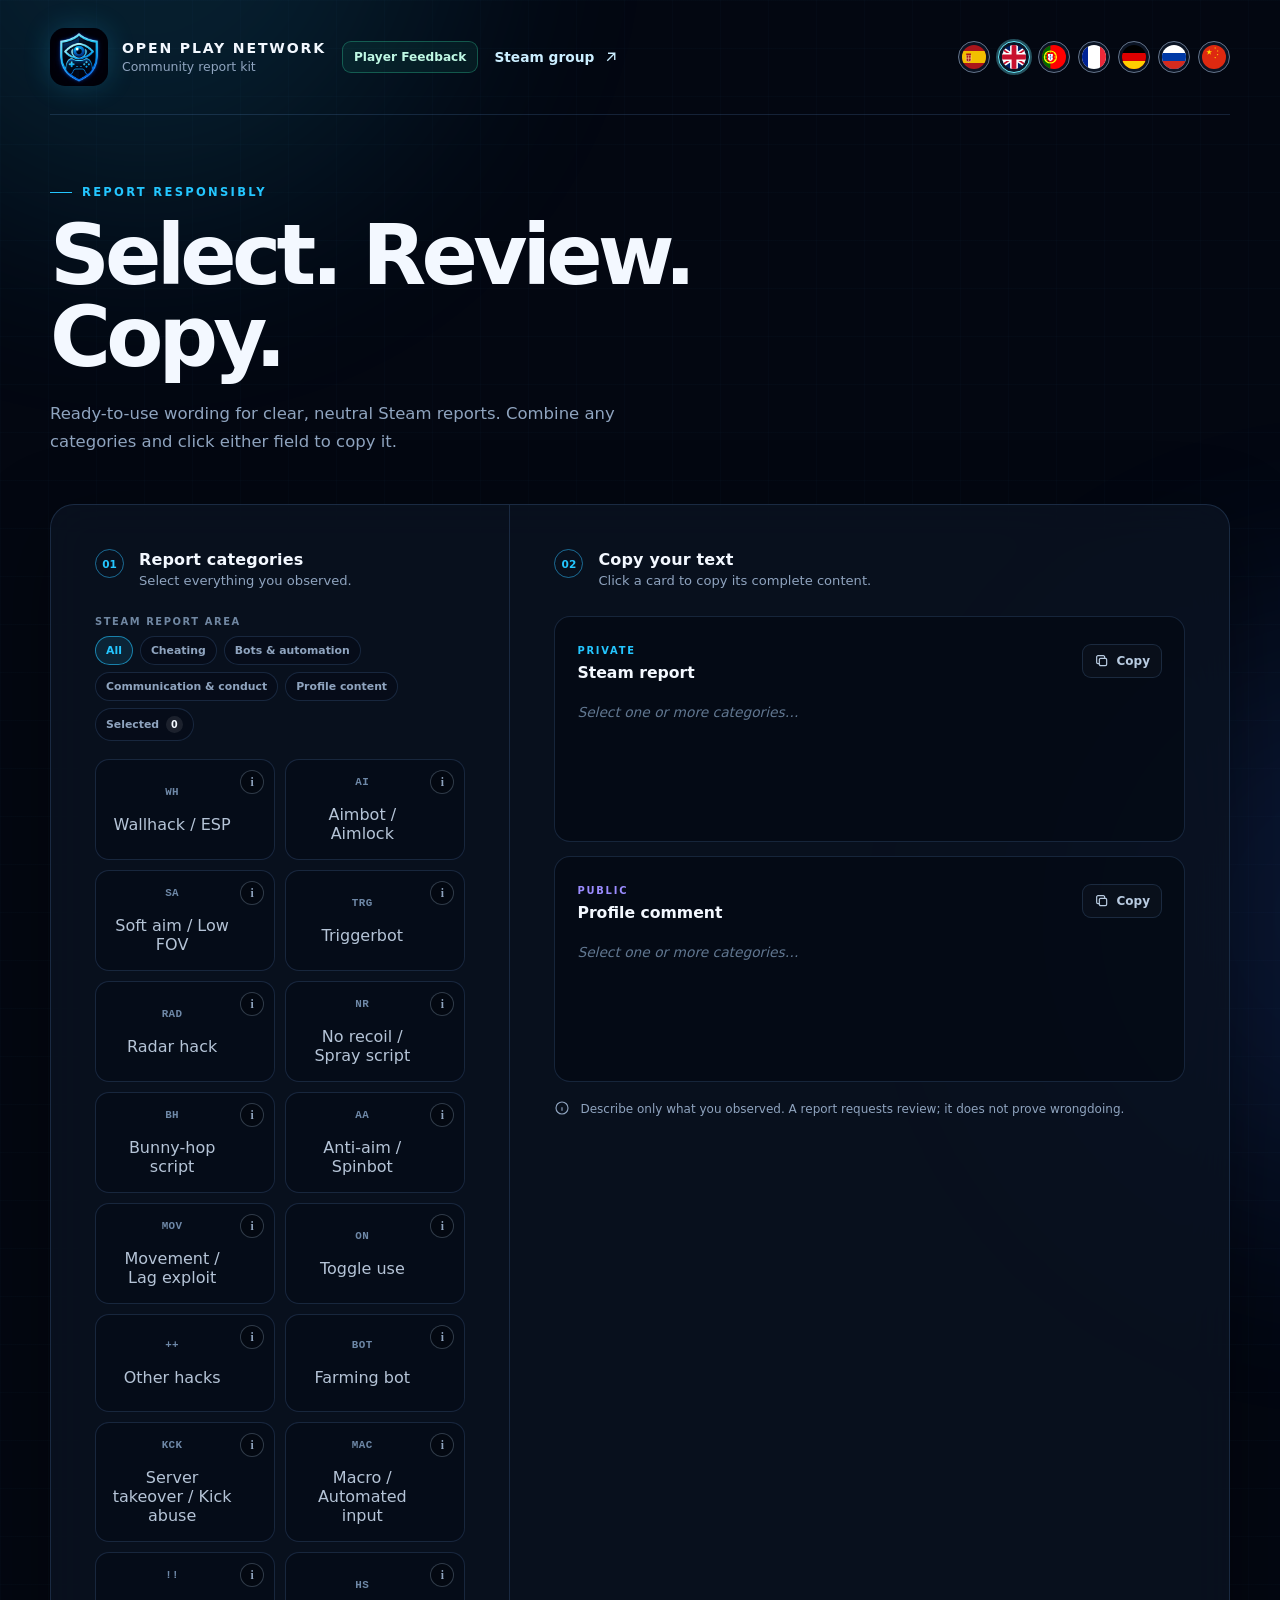
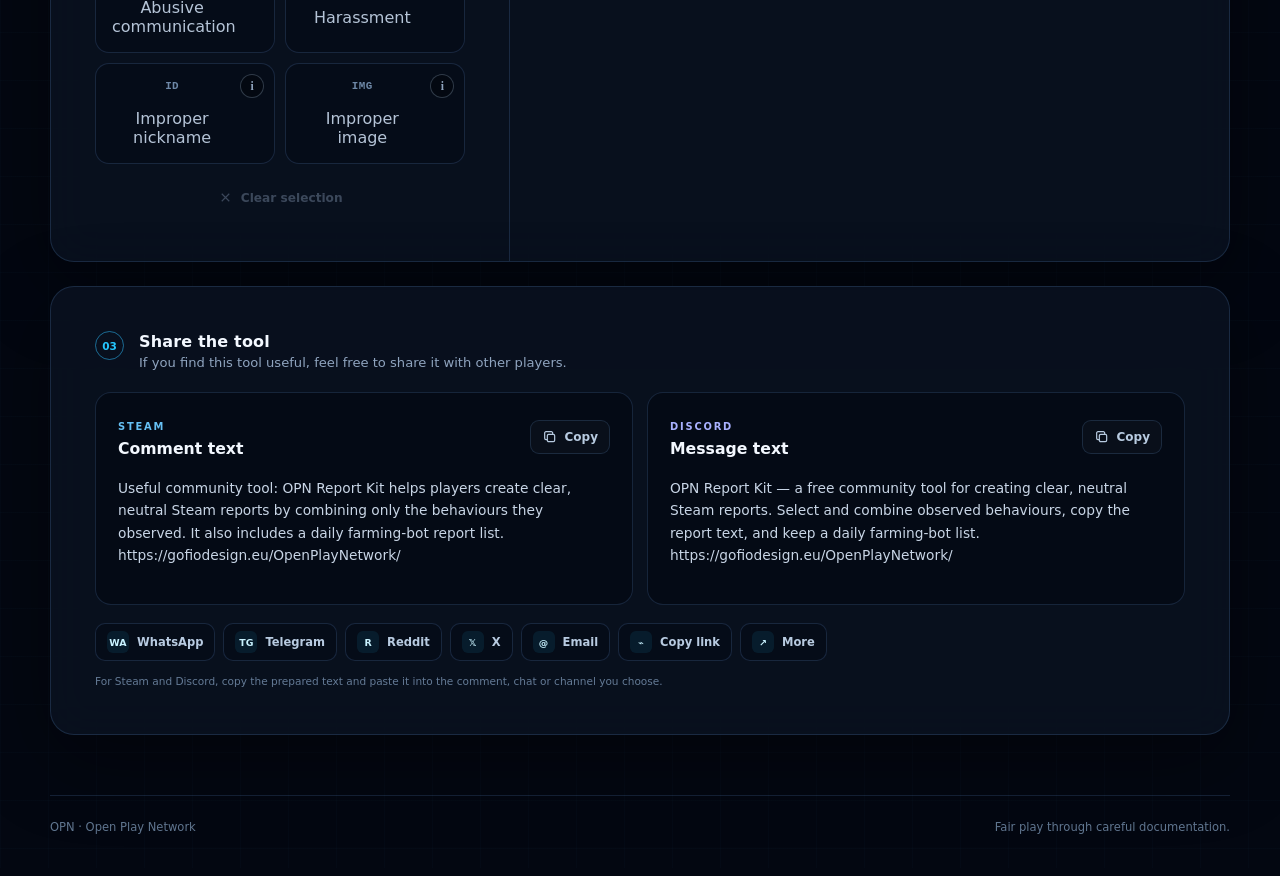
<file: index.html>
<!doctype html>
<html lang="en">
  <head>
    <meta charset="UTF-8" />
    <meta name="viewport" content="width=device-width, initial-scale=1.0" />
    <meta
      name="description"
      content="Open Play Network standard report templates for Steam community reports."
    />
    <meta name="theme-color" content="#030711" />
    <meta property="og:title" content="OPN Report Kit" />
    <meta property="og:description" content="Create clear, neutral Steam reports and combine every behaviour you observed." />
    <meta property="og:type" content="website" />
    <meta property="og:url" content="https://gofiodesign.eu/OpenPlayNetwork/" />
    <meta property="og:image" content="https://gofiodesign.eu/OpenPlayNetwork/assets/opn-logo.png" />
    <meta name="twitter:card" content="summary" />
    <link rel="canonical" href="https://gofiodesign.eu/OpenPlayNetwork/" />
    <link rel="icon" href="assets/opn-logo.png" type="image/png" />
    <link rel="stylesheet" href="styles.css?v=20261124.1" />
    <title>OPN Report Kit</title>
  </head>
  <body>
    <div class="ambient ambient-one" aria-hidden="true"></div>
    <div class="ambient ambient-two" aria-hidden="true"></div>

    <header class="site-header">
      <a class="brand" href="https://steamcommunity.com/groups/OpenPlayNetwork" target="_blank" rel="noreferrer">
        <img src="assets/opn-logo.png" alt="Open Play Network logo" />
        <span>
          <strong>OPEN PLAY NETWORK</strong>
          <small>Community report kit</small>
        </span>
      </a>
      <nav class="header-actions" aria-label="Open Play Network tools">
        <a class="tool-link" href="kudos/">Player Feedback</a>
        <a class="group-link" href="https://steamcommunity.com/groups/OpenPlayNetwork" target="_blank" rel="noreferrer">
          Steam group
          <svg aria-hidden="true" viewBox="0 0 24 24"><path d="M7 17 17 7M8 7h9v9" /></svg>
        </a>
      </nav>
    </header>

    <main>
      <section class="intro" aria-labelledby="page-title">
        <p class="eyebrow"><span></span> REPORT RESPONSIBLY</p>
        <h1 id="page-title">Select. Review. Copy.</h1>
        <p>
          Ready-to-use wording for clear, neutral Steam reports. Combine any categories and click either field to copy it.
        </p>
      </section>

      <section class="report-tool" aria-label="Report template generator">
        <div class="category-panel">
          <div class="section-heading">
            <span class="step">01</span>
            <div>
              <h2>Report categories</h2>
              <p>Select everything you observed.</p>
            </div>
          </div>

          <div class="filter-block">
            <span class="filter-label">Steam report area</span>
            <div class="filter-bar" role="group" aria-label="Filter report categories">
              <button class="filter-chip active" type="button" data-filter="all" aria-pressed="true">All</button>
              <button class="filter-chip" type="button" data-filter="cheating" aria-pressed="false">Cheating</button>
              <button class="filter-chip" type="button" data-filter="automation" aria-pressed="false">Bots &amp; automation</button>
              <button class="filter-chip" type="button" data-filter="conduct" aria-pressed="false">Communication &amp; conduct</button>
              <button class="filter-chip" type="button" data-filter="profile" aria-pressed="false">Profile content</button>
              <button class="filter-chip selected-filter" type="button" data-filter="selected" aria-pressed="false">
                Selected <span id="selectedCount">0</span>
              </button>
            </div>
          </div>

          <div class="category-grid" role="group" aria-label="Report categories">
            <button class="category" type="button" aria-pressed="false" data-category="wallhack" data-area="cheating">
              <span class="category-icon">WH</span><span>Wallhack / ESP</span>
            </button>
            <button class="category" type="button" aria-pressed="false" data-category="aimhack" data-area="cheating">
              <span class="category-icon">AI</span><span>Aimbot / Aimlock</span>
            </button>
            <button class="category" type="button" aria-pressed="false" data-category="softAim" data-area="cheating">
              <span class="category-icon">SA</span><span>Soft aim / Low FOV</span>
            </button>
            <button class="category" type="button" aria-pressed="false" data-category="triggerbot" data-area="cheating">
              <span class="category-icon">TRG</span><span>Triggerbot</span>
            </button>
            <button class="category" type="button" aria-pressed="false" data-category="radarHack" data-area="cheating">
              <span class="category-icon">RAD</span><span>Radar hack</span>
            </button>
            <button class="category" type="button" aria-pressed="false" data-category="noRecoil" data-area="cheating">
              <span class="category-icon">NR</span><span>No recoil / Spray script</span>
            </button>
            <button class="category" type="button" aria-pressed="false" data-category="bhopScript" data-area="cheating">
              <span class="category-icon">BH</span><span>Bunny-hop script</span>
            </button>
            <button class="category" type="button" aria-pressed="false" data-category="antiAim" data-area="cheating">
              <span class="category-icon">AA</span><span>Anti-aim / Spinbot</span>
            </button>
            <button class="category" type="button" aria-pressed="false" data-category="movementExploit" data-area="cheating">
              <span class="category-icon">MOV</span><span>Movement / Lag exploit</span>
            </button>
            <button class="category" type="button" aria-pressed="false" data-category="toggling" data-area="cheating">
              <span class="category-icon">ON</span><span>Toggle use</span>
            </button>
            <button class="category" type="button" aria-pressed="false" data-category="otherHacks" data-area="cheating">
              <span class="category-icon">++</span><span>Other hacks</span>
            </button>
            <button class="category" type="button" aria-pressed="false" data-category="farmingBot" data-area="automation">
              <span class="category-icon">BOT</span><span>Farming bot</span>
            </button>
            <button class="category" type="button" aria-pressed="false" data-category="botServerTakeover" data-area="automation">
              <span class="category-icon">KCK</span><span>Server takeover / Kick abuse</span>
            </button>
            <button class="category" type="button" aria-pressed="false" data-category="macroAutomation" data-area="automation">
              <span class="category-icon">MAC</span><span>Macro / Automated input</span>
            </button>
            <button class="category" type="button" aria-pressed="false" data-category="abusiveCommunication" data-area="conduct">
              <span class="category-icon">!!</span><span>Abusive communication</span>
            </button>
            <button class="category" type="button" aria-pressed="false" data-category="harassment" data-area="conduct">
              <span class="category-icon">HS</span><span>Harassment</span>
            </button>
            <button class="category" type="button" aria-pressed="false" data-category="improperNickname" data-area="profile">
              <span class="category-icon">ID</span><span>Improper nickname</span>
            </button>
            <button class="category" type="button" aria-pressed="false" data-category="improperImage" data-area="profile">
              <span class="category-icon">IMG</span><span>Improper image</span>
            </button>
          </div>
          <button class="clear-button" id="clearSelection" type="button">
            <svg aria-hidden="true" viewBox="0 0 24 24"><path d="m6 6 12 12M18 6 6 18" /></svg>
            Clear selection
          </button>
        </div>

        <div class="copy-panel">
          <div class="section-heading">
            <span class="step">02</span>
            <div>
              <h2>Copy your text</h2>
              <p>Click a card to copy its complete content.</p>
            </div>
          </div>

          <article class="copy-card" data-copy-target="reportText" tabindex="0" role="button" aria-label="Copy Steam report">
            <div class="card-header">
              <div>
                <span class="card-kicker">PRIVATE</span>
                <h3>Steam report</h3>
              </div>
              <button class="copy-button" type="button" data-copy-button="reportText" aria-label="Copy Steam report">
                <svg aria-hidden="true" viewBox="0 0 24 24"><rect x="8" y="8" width="11" height="11" rx="2" /><path d="M16 8V6a2 2 0 0 0-2-2H6a2 2 0 0 0-2 2v8a2 2 0 0 0 2 2h2" /></svg>
                <span>Copy</span>
              </button>
            </div>
            <textarea id="reportText" readonly aria-label="Steam report text" placeholder="Select one or more categories…"></textarea>
          </article>

          <article class="copy-card" data-copy-target="commentText" tabindex="0" role="button" aria-label="Copy public comment">
            <div class="card-header">
              <div>
                <span class="card-kicker public">PUBLIC</span>
                <h3>Profile comment</h3>
              </div>
              <button class="copy-button" type="button" data-copy-button="commentText" aria-label="Copy public comment">
                <svg aria-hidden="true" viewBox="0 0 24 24"><rect x="8" y="8" width="11" height="11" rx="2" /><path d="M16 8V6a2 2 0 0 0-2-2H6a2 2 0 0 0-2 2v8a2 2 0 0 0 2 2h2" /></svg>
                <span>Copy</span>
              </button>
            </div>
            <textarea id="commentText" readonly aria-label="Profile comment text" placeholder="Select one or more categories…"></textarea>
          </article>

          <aside class="bot-route" id="botRoute" hidden>
            <span class="bot-route-kicker">FARMING BOT ROUTE</span>
            <strong>Copy the email details for Valve</strong>

            <label for="botEmailRecipient">Recipient</label>
            <div class="bot-field-row">
              <input id="botEmailRecipient" type="text" value="cs2team@valvesoftware.com" readonly />
              <button class="bot-inline-copy" type="button" data-bot-copy="botEmailRecipient">Copy</button>
            </div>

            <label for="botEmailSubject">Subject</label>
            <div class="bot-field-row">
              <input id="botEmailSubject" type="text" value="boosting report" readonly />
              <button class="bot-inline-copy" type="button" data-bot-copy="botEmailSubject">Copy</button>
            </div>

            <label for="botProfileUrl">Steam profile URL</label>
            <div class="bot-field-row bot-profile-row">
              <input
                id="botProfileUrl"
                type="url"
                inputmode="url"
                autocomplete="off"
                spellcheck="false"
                placeholder="https://steamcommunity.com/profiles/…"
              />
              <button class="bot-inline-copy bot-add-button" id="addBotToDailyList" type="button" disabled>Add to today</button>
            </div>

            <span class="bot-url-status" id="botUrlStatus" role="status" aria-live="polite">
              Paste a Steam profile URL to add it to today's list.
            </span>

            <div class="bot-daily-header">
              <div>
                <span>Today's list</span>
                <strong id="botDailyCount">0 profiles</strong>
              </div>
              <button id="clearBotDailyList" type="button" disabled>Clear sent list</button>
            </div>
            <div class="bot-daily-list" id="botDailyList"></div>
            <p class="bot-daily-empty" id="botDailyEmpty">No profiles saved today.</p>

            <label for="botEmailBody">Daily email body</label>
            <textarea class="bot-email-body" id="botEmailBody" readonly placeholder="Add profiles to today's list to prepare one consolidated email."></textarea>
            <button class="bot-email-button" id="copyBotEmail" type="button" data-bot-copy="botEmailBody" disabled>
              <svg aria-hidden="true" viewBox="0 0 24 24"><rect x="8" y="8" width="11" height="11" rx="2" /><path d="M16 8V6a2 2 0 0 0-2-2H6a2 2 0 0 0-2 2v8a2 2 0 0 0 2 2h2" /></svg>
              Copy email body
            </button>
            <small>At the end of the day, copy the recipient, subject and body and paste them into your email outside the Steam browser.</small>
            <small>Each entry includes the categories selected when it was added. Duplicate URLs are merged.</small>
            <small>Today's list is stored only in this browser on this device. Clear it after sending.</small>
          </aside>

          <p class="guidance">
            <svg aria-hidden="true" viewBox="0 0 24 24"><circle cx="12" cy="12" r="9" /><path d="M12 11v5M12 8h.01" /></svg>
            Describe only what you observed. A report requests review; it does not prove wrongdoing.
          </p>
        </div>
      </section>

      <section class="share-section" aria-labelledby="share-title">
        <div class="section-heading share-heading">
          <span class="step">03</span>
          <div>
            <h2 id="share-title">Share the tool</h2>
            <p>If you find this tool useful, feel free to share it with other players.</p>
          </div>
        </div>

        <div class="share-message-grid">
          <article class="copy-card share-copy-card" data-copy-target="steamShareText" tabindex="0" role="button" aria-label="Copy text for a Steam comment">
            <div class="card-header">
              <div>
                <span class="card-kicker steam">STEAM</span>
                <h3>Comment text</h3>
              </div>
              <button class="copy-button" type="button" data-copy-button="steamShareText" aria-label="Copy Steam comment text">
                <svg aria-hidden="true" viewBox="0 0 24 24"><rect x="8" y="8" width="11" height="11" rx="2" /><path d="M16 8V6a2 2 0 0 0-2-2H6a2 2 0 0 0-2 2v8a2 2 0 0 0 2 2h2" /></svg>
                <span>Copy</span>
              </button>
            </div>
            <textarea id="steamShareText" readonly aria-label="Text to share in a Steam comment"></textarea>
          </article>

          <article class="copy-card share-copy-card" data-copy-target="discordShareText" tabindex="0" role="button" aria-label="Copy text for Discord">
            <div class="card-header">
              <div>
                <span class="card-kicker discord">DISCORD</span>
                <h3>Message text</h3>
              </div>
              <button class="copy-button" type="button" data-copy-button="discordShareText" aria-label="Copy Discord message text">
                <svg aria-hidden="true" viewBox="0 0 24 24"><rect x="8" y="8" width="11" height="11" rx="2" /><path d="M16 8V6a2 2 0 0 0-2-2H6a2 2 0 0 0-2 2v8a2 2 0 0 0 2 2h2" /></svg>
                <span>Copy</span>
              </button>
            </div>
            <textarea id="discordShareText" readonly aria-label="Text to share on Discord"></textarea>
          </article>
        </div>

        <div class="share-actions" aria-label="Other ways to share">
          <a class="share-action" data-share-link="whatsapp" target="_blank" rel="noreferrer"><span>WA</span>WhatsApp</a>
          <a class="share-action" data-share-link="telegram" target="_blank" rel="noreferrer"><span>TG</span>Telegram</a>
          <a class="share-action" data-share-link="reddit" target="_blank" rel="noreferrer"><span>R</span>Reddit</a>
          <a class="share-action" data-share-link="x" target="_blank" rel="noreferrer"><span>𝕏</span>X</a>
          <a class="share-action" data-share-link="email"><span>@</span>Email</a>
          <button class="share-action" id="copyShareLink" type="button"><span>⌁</span>Copy link</button>
          <button class="share-action" id="nativeShare" type="button" hidden><span>↗</span>More</button>
        </div>
        <p class="share-note">For Steam and Discord, copy the prepared text and paste it into the comment, chat or channel you choose.</p>
      </section>
    </main>

    <dialog class="info-dialog" id="categoryInfoDialog" aria-labelledby="categoryInfoTitle">
      <div class="info-dialog-content">
        <button class="info-dialog-close" id="closeCategoryInfo" type="button" aria-label="Close information">
          <svg aria-hidden="true" viewBox="0 0 24 24"><path d="m6 6 12 12M18 6 6 18" /></svg>
        </button>
        <span class="info-dialog-kicker">REPORT CATEGORY</span>
        <h2 id="categoryInfoTitle"></h2>
        <div class="info-dialog-section">
          <h3>What it is</h3>
          <p id="categoryInfoDefinition"></p>
        </div>
        <div class="info-dialog-section">
          <h3>What to look for</h3>
          <p id="categoryInfoDetection"></p>
        </div>
        <p class="info-dialog-caution">
          Look for repeated patterns and context. One unusual moment alone does not prove cheating or misconduct.
        </p>
      </div>
    </dialog>

    <footer>
      <span>OPN · Open Play Network</span>
      <span>Fair play through careful documentation.</span>
    </footer>

    <div class="toast" role="status" aria-live="polite" aria-atomic="true">
      <svg aria-hidden="true" viewBox="0 0 24 24"><path d="m5 12 4 4L19 6" /></svg>
      <span>Copied to clipboard</span>
    </div>

    <script src="locales.js?v=20261124.2"></script>
    <script src="i18n.js?v=20261124.1"></script>
    <script src="script.js?v=20261124.1"></script>
  </body>
</html>
</file>
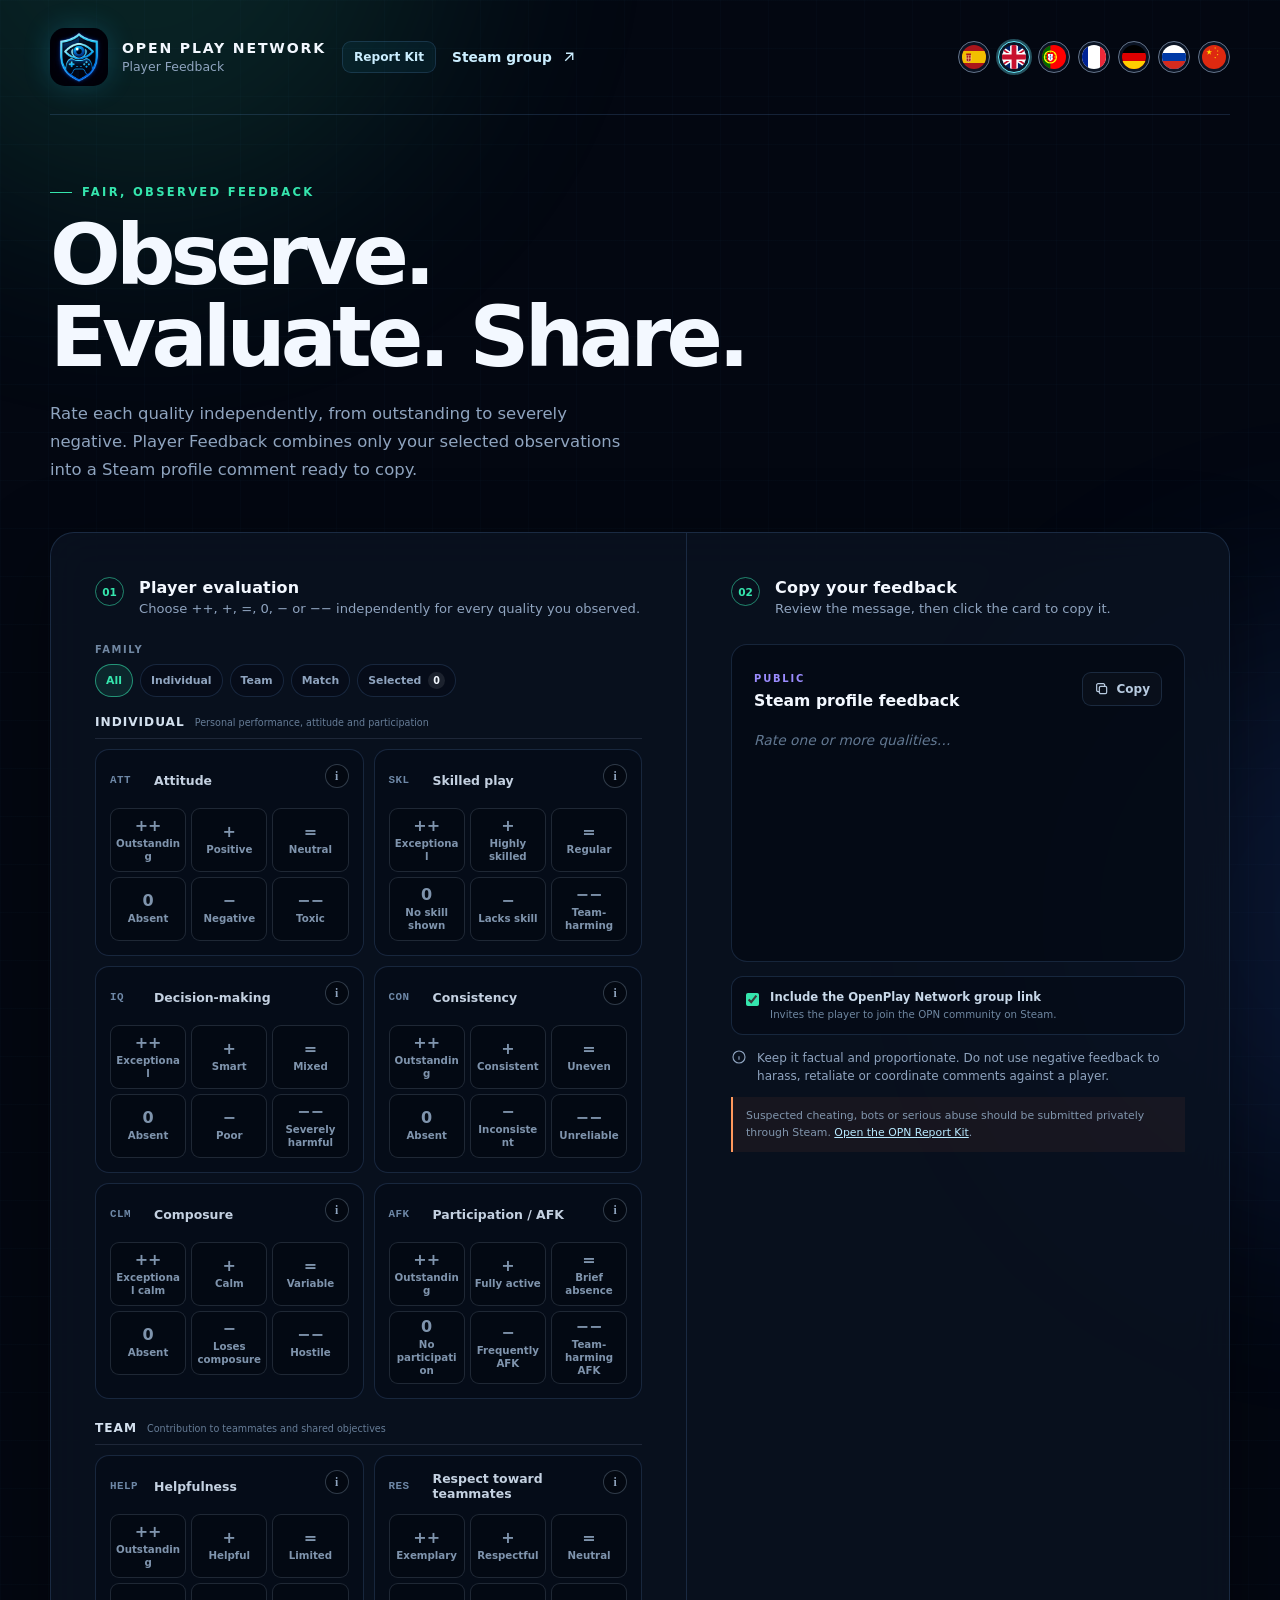
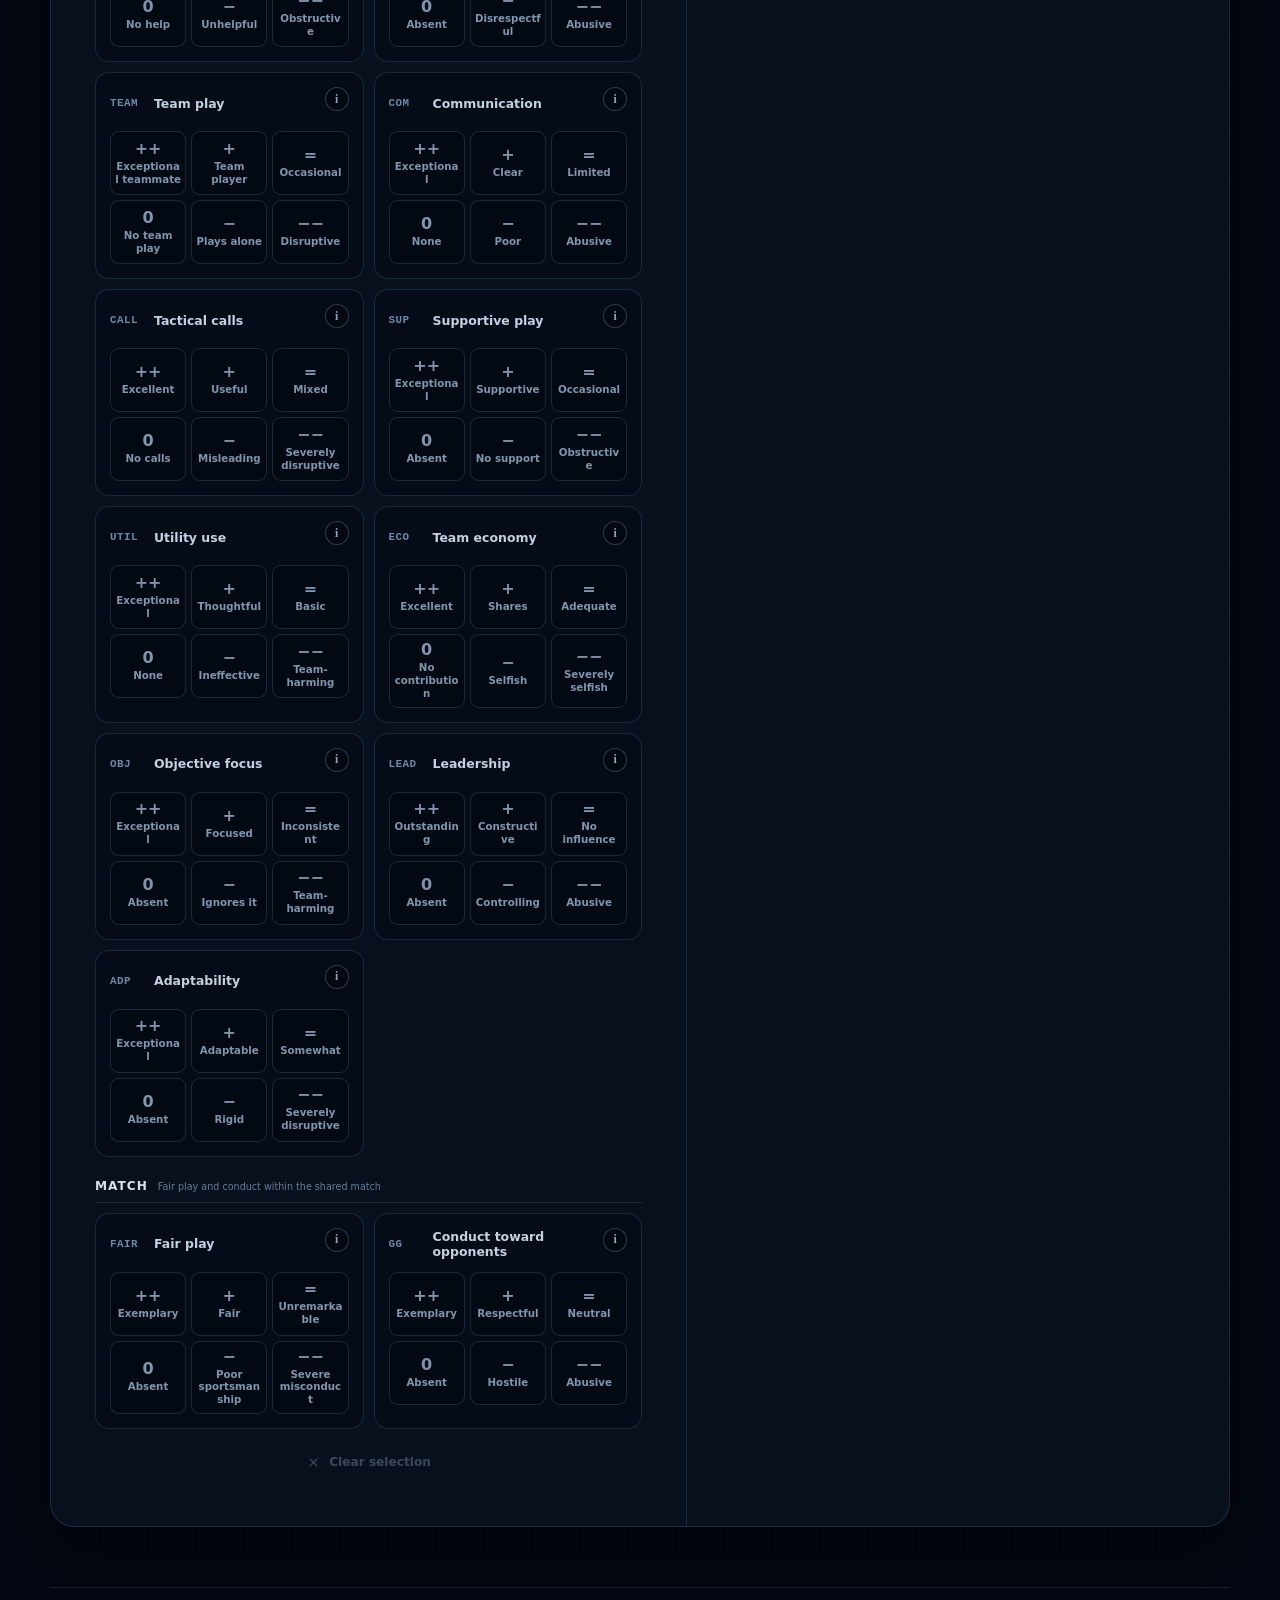
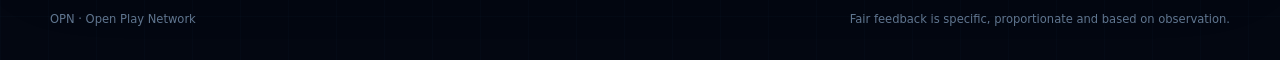
<file: kudos/index.html>
<!doctype html>
<html lang="en">
  <head>
    <meta charset="UTF-8" />
    <meta name="viewport" content="width=device-width, initial-scale=1.0" />
    <meta name="description" content="Rate observed player qualities from outstanding to severely negative and create a fair Steam profile comment." />
    <meta name="theme-color" content="#030711" />
    <meta property="og:title" content="OPN Player Feedback" />
    <meta property="og:description" content="Rate each observed player quality independently, from outstanding to severely negative." />
    <meta property="og:type" content="website" />
    <meta property="og:url" content="https://gofiodesign.eu/OpenPlayNetwork/kudos/" />
    <meta property="og:image" content="https://gofiodesign.eu/OpenPlayNetwork/assets/opn-logo.png" />
    <meta name="twitter:card" content="summary" />
    <link rel="canonical" href="https://gofiodesign.eu/OpenPlayNetwork/kudos/" />
    <link rel="icon" href="../assets/opn-logo.png" type="image/png" />
    <link rel="stylesheet" href="../styles.css?v=20261124.1" />
    <link rel="stylesheet" href="kudos.css?v=20261124.1" />
    <title>OPN Player Feedback</title>
  </head>
  <body class="kudos-page">
    <div class="ambient ambient-one" aria-hidden="true"></div>
    <div class="ambient ambient-two" aria-hidden="true"></div>

    <header class="site-header">
      <a class="brand" href="https://steamcommunity.com/groups/OpenPlayNetwork" target="_blank" rel="noreferrer">
        <img src="../assets/opn-logo.png" alt="Open Play Network logo" />
        <span>
          <strong>OPEN PLAY NETWORK</strong>
          <small>Player Feedback</small>
        </span>
      </a>
      <nav class="header-actions" aria-label="Open Play Network tools">
        <a class="tool-link report-link" href="../">Report Kit</a>
        <a class="group-link" href="https://steamcommunity.com/groups/OpenPlayNetwork" target="_blank" rel="noreferrer">
          Steam group
          <svg aria-hidden="true" viewBox="0 0 24 24"><path d="M7 17 17 7M8 7h9v9" /></svg>
        </a>
      </nav>
    </header>

    <main>
      <section class="intro" aria-labelledby="page-title">
        <p class="eyebrow"><span></span> FAIR, OBSERVED FEEDBACK</p>
        <h1 id="page-title">Observe. Evaluate. Share.</h1>
        <p>
          Rate each quality independently, from outstanding to severely negative. Player Feedback combines only your selected observations into a Steam profile comment ready to copy.
        </p>
      </section>

      <section class="report-tool kudos-tool" aria-label="Player feedback comment generator">
        <div class="category-panel">
          <div class="section-heading">
            <span class="step">01</span>
            <div>
              <h2>Player evaluation</h2>
              <p>Choose ++, +, =, 0, − or −− independently for every quality you observed.</p>
            </div>
          </div>

          <div class="filter-block">
            <span class="filter-label">Family</span>
            <div class="filter-bar" role="group" aria-label="Filter player qualities">
              <button class="filter-chip active" type="button" data-filter="all" aria-pressed="true">All</button>
              <button class="filter-chip" type="button" data-filter="individual" aria-pressed="false">Individual</button>
              <button class="filter-chip" type="button" data-filter="team" aria-pressed="false">Team</button>
              <button class="filter-chip" type="button" data-filter="match" aria-pressed="false">Match</button>
              <button class="filter-chip selected-filter" type="button" data-filter="selected" aria-pressed="false">
                Selected <span id="selectedCount">0</span>
              </button>
            </div>
          </div>

          <div class="quality-families" id="qualityGrid" aria-label="Player feedback categories"></div>

          <button class="clear-button" id="clearSelection" type="button" disabled>
            <svg aria-hidden="true" viewBox="0 0 24 24"><path d="m6 6 12 12M18 6 6 18" /></svg>
            Clear selection
          </button>
        </div>

        <div class="copy-panel">
          <div class="section-heading">
            <span class="step">02</span>
            <div>
              <h2>Copy your feedback</h2>
              <p>Review the message, then click the card to copy it.</p>
            </div>
          </div>

          <article class="copy-card kudos-copy-card" id="kudosCopyCard" tabindex="0" role="button" aria-label="Copy Steam profile feedback" aria-disabled="true">
            <div class="card-header">
              <div>
                <span class="card-kicker public">PUBLIC</span>
                <h3>Steam profile feedback</h3>
              </div>
              <button class="copy-button" id="copyKudos" type="button" aria-label="Copy Steam profile feedback">
                <svg aria-hidden="true" viewBox="0 0 24 24"><rect x="8" y="8" width="11" height="11" rx="2" /><path d="M16 8V6a2 2 0 0 0-2-2H6a2 2 0 0 0-2 2v8a2 2 0 0 0 2 2h2" /></svg>
                <span>Copy</span>
              </button>
            </div>
            <textarea id="kudosText" readonly aria-label="Generated Steam profile feedback" placeholder="Rate one or more qualities…"></textarea>
          </article>

          <label class="promotion-option" for="includePromotion">
            <input id="includePromotion" type="checkbox" checked />
            <span>
              <strong>Include the OpenPlay Network group link</strong>
              <small>Invites the player to join the OPN community on Steam.</small>
            </span>
          </label>

          <p class="guidance kudos-guidance">
            <svg aria-hidden="true" viewBox="0 0 24 24"><circle cx="12" cy="12" r="9" /><path d="M12 11v5M12 8h.01" /></svg>
            Keep it factual and proportionate. Do not use negative feedback to harass, retaliate or coordinate comments against a player.
          </p>
          <p class="report-route-note">Suspected cheating, bots or serious abuse should be submitted privately through Steam. <a href="../">Open the OPN Report Kit</a>.</p>
        </div>
      </section>
    </main>

    <dialog class="info-dialog" id="qualityInfoDialog" aria-labelledby="qualityInfoTitle">
      <div class="info-dialog-content">
        <button class="info-dialog-close" id="closeQualityInfo" type="button" aria-label="Close information">
          <svg aria-hidden="true" viewBox="0 0 24 24"><path d="m6 6 12 12M18 6 6 18" /></svg>
        </button>
        <span class="info-dialog-kicker" id="qualityInfoKicker">PLAYER OBSERVATION</span>
        <h2 id="qualityInfoTitle"></h2>
        <div class="info-dialog-section">
          <h3>What it means</h3>
          <p id="qualityInfoDefinition"></p>
        </div>
        <div class="info-dialog-section">
          <h3>Rating guide</h3>
          <p id="qualityInfoExample"></p>
        </div>
        <p class="info-dialog-caution">Choose only behaviours you personally observed during the match. Describe conduct, not a person's worth.</p>
      </div>
    </dialog>

    <footer>
      <span>OPN · Open Play Network</span>
      <span>Fair feedback is specific, proportionate and based on observation.</span>
    </footer>

    <div class="toast" role="status" aria-live="polite" aria-atomic="true">
      <svg aria-hidden="true" viewBox="0 0 24 24"><path d="m5 12 4 4L19 6" /></svg>
      <span>Feedback copied</span>
    </div>

    <script src="../locales.js?v=20261124.2"></script>
    <script src="../i18n.js?v=20261124.1"></script>
    <script src="kudos.js?v=20261124.1"></script>
  </body>
</html>
</file>
<file: styles.css>
:root {
  color-scheme: dark;
  --background: #030711;
  --surface: rgba(10, 18, 33, 0.84);
  --surface-solid: #0a1221;
  --surface-hover: #101d33;
  --line: rgba(120, 181, 255, 0.16);
  --line-strong: rgba(44, 190, 255, 0.52);
  --text: #f3f8ff;
  --muted: #8fa4bf;
  --cyan: #24c6ff;
  --blue: #3977ff;
  --success: #35e5ad;
  --shadow: 0 24px 80px rgba(0, 0, 0, 0.38);
  font-family: Inter, ui-sans-serif, system-ui, -apple-system, BlinkMacSystemFont, "Segoe UI", sans-serif;
}

* { box-sizing: border-box; }

html { scroll-behavior: smooth; }

body {
  min-width: 320px;
  min-height: 100vh;
  margin: 0;
  overflow-x: hidden;
  background:
    linear-gradient(rgba(30, 92, 160, 0.035) 1px, transparent 1px),
    linear-gradient(90deg, rgba(30, 92, 160, 0.035) 1px, transparent 1px),
    var(--background);
  background-size: 48px 48px;
  color: var(--text);
}

button, textarea { font: inherit; }
button { color: inherit; }

.ambient {
  position: fixed;
  z-index: -1;
  width: 38rem;
  height: 38rem;
  border-radius: 50%;
  filter: blur(120px);
  opacity: 0.13;
  pointer-events: none;
}

.ambient-one { top: -24rem; left: -10rem; background: var(--cyan); }
.ambient-two { right: -24rem; bottom: -20rem; background: var(--blue); }

.site-header,
main,
footer {
  width: min(1180px, calc(100% - 48px));
  margin-inline: auto;
}

.site-header {
  display: flex;
  align-items: center;
  justify-content: space-between;
  padding-block: 28px;
  border-bottom: 1px solid var(--line);
}

.brand {
  display: inline-flex;
  gap: 14px;
  align-items: center;
  color: inherit;
  text-decoration: none;
}

.brand img {
  width: 58px;
  height: 58px;
  border-radius: 15px;
  box-shadow: 0 0 28px rgba(36, 198, 255, 0.2);
}

.brand span { display: grid; gap: 3px; }
.brand strong { font-size: 0.88rem; letter-spacing: 0.13em; }
.brand small { color: var(--muted); font-size: 0.78rem; }

.group-link {
  display: inline-flex;
  gap: 8px;
  align-items: center;
  color: #cbeeff;
  text-decoration: none;
  font-size: 0.86rem;
  font-weight: 650;
}

.group-link svg { width: 18px; fill: none; stroke: currentColor; stroke-width: 1.8; }
.group-link:hover { color: var(--cyan); }
.header-actions { display: flex; gap: 16px; align-items: center; }

.site-header { flex-wrap: wrap; gap: 16px; }
.language-switcher { display: flex; flex-wrap: wrap; align-items: center; gap: 8px; margin-left: auto; }
.language-flag { display: inline-grid; place-items: center; flex: 0 0 32px; width: 32px; height: 32px; padding: 3px; border: 1px solid #64748b; border-radius: 50%; background: #0b1424; cursor: pointer; }
.language-flag img { display: block; width: 24px; height: 24px; object-fit: cover; border-radius: 50%; }
.language-flag[data-language="zh-CN"] img { object-position: left center; }
.language-flag:hover { border-color: #e2e8f0; }
.language-flag[aria-pressed="true"] { border-color: #67e8f9; box-shadow: 0 0 0 2px #67e8f955; }
.language-flag:focus-visible { outline: 3px solid #f8fafc; outline-offset: 4px; }
@media (max-width: 700px) {
  .language-switcher { width: 100%; margin-left: 0; justify-content: center; gap: 10px; }
  .language-flag { flex-basis: 36px; width: 36px; height: 36px; }
  .language-flag img { width: 28px; height: 28px; }
}
.tool-link {
  padding: 8px 11px;
  border: 1px solid rgba(53, 229, 173, 0.3);
  border-radius: 9px;
  background: rgba(53, 229, 173, 0.07);
  color: #bff8e4;
  font-size: 0.76rem;
  font-weight: 750;
  text-decoration: none;
}
.tool-link:hover { border-color: rgba(53, 229, 173, 0.65); color: var(--success); }

main { padding-block: 70px 60px; }

.intro { max-width: 700px; margin-bottom: 48px; }

.eyebrow {
  display: flex;
  gap: 10px;
  align-items: center;
  margin: 0 0 16px;
  color: var(--cyan);
  font-size: 0.72rem;
  font-weight: 750;
  letter-spacing: 0.2em;
}

.eyebrow span { width: 22px; height: 1px; background: var(--cyan); }

h1 {
  margin: 0;
  font-size: clamp(2.6rem, 7vw, 5.2rem);
  line-height: 0.98;
  letter-spacing: -0.058em;
}

.intro > p:last-child {
  max-width: 580px;
  margin: 22px 0 0;
  color: var(--muted);
  font-size: 1.03rem;
  line-height: 1.7;
}

.report-tool {
  display: grid;
  grid-template-columns: minmax(300px, 0.78fr) minmax(440px, 1.22fr);
  overflow: hidden;
  border: 1px solid var(--line);
  border-radius: 24px;
  background: var(--surface);
  box-shadow: var(--shadow);
  backdrop-filter: blur(22px);
}

.category-panel,
.copy-panel { padding: clamp(26px, 4vw, 44px); }

.category-panel { border-right: 1px solid var(--line); }

.section-heading {
  display: flex;
  gap: 15px;
  align-items: flex-start;
  margin-bottom: 28px;
}

.section-heading h2 { margin: 1px 0 4px; font-size: 1rem; letter-spacing: 0.01em; }
.section-heading p { margin: 0; color: var(--muted); font-size: 0.82rem; }

.step {
  display: grid;
  width: 29px;
  height: 29px;
  flex: 0 0 29px;
  place-items: center;
  border: 1px solid var(--line-strong);
  border-radius: 50%;
  color: var(--cyan);
  font-size: 0.66rem;
  font-weight: 800;
}

.category-grid { display: grid; grid-template-columns: 1fr 1fr; gap: 10px; }
.category-item { position: relative; min-width: 0; }
.category-item[hidden] { display: none; }

.filter-block { margin-bottom: 18px; }

.filter-label {
  display: block;
  margin-bottom: 9px;
  color: #7087a2;
  font-size: 0.62rem;
  font-weight: 800;
  letter-spacing: 0.16em;
  text-transform: uppercase;
}

.filter-bar { display: flex; flex-wrap: wrap; gap: 7px; }

.filter-chip {
  padding: 7px 10px;
  border: 1px solid var(--line);
  border-radius: 999px;
  background: rgba(5, 11, 22, 0.5);
  color: var(--muted);
  cursor: pointer;
  font-size: 0.68rem;
  font-weight: 700;
  transition: 160ms ease;
}

.filter-chip:hover { border-color: rgba(44, 190, 255, 0.38); color: var(--text); }

.filter-chip.active {
  border-color: rgba(36, 198, 255, 0.58);
  background: rgba(36, 198, 255, 0.11);
  color: var(--cyan);
}

.selected-filter span {
  display: inline-grid;
  min-width: 17px;
  height: 17px;
  margin-left: 3px;
  place-items: center;
  border-radius: 999px;
  background: rgba(255,255,255,0.09);
  color: var(--text);
  font-size: 0.6rem;
}

.category[hidden] { display: none; }

.category {
  width: 100%;
  height: 100%;
  min-height: 98px;
  padding: 16px 42px 16px 16px;
  border: 1px solid var(--line);
  border-radius: 14px;
  background: rgba(5, 11, 22, 0.52);
  color: #b5c4d7;
  cursor: pointer;
  transition: 160ms ease;
}

.category span { display: block; }

.category-icon {
  margin-bottom: 17px;
  color: #6e88a7;
  font-family: ui-monospace, SFMono-Regular, Menlo, Monaco, Consolas, monospace;
  font-size: 0.68rem;
  font-weight: 800;
  letter-spacing: 0.04em;
}

.category:hover {
  border-color: rgba(44, 190, 255, 0.34);
  background: var(--surface-hover);
  color: var(--text);
  transform: translateY(-2px);
}

.category.active {
  border-color: var(--cyan);
  background: linear-gradient(135deg, rgba(36, 198, 255, 0.15), rgba(57, 119, 255, 0.06));
  color: white;
  box-shadow: inset 0 0 0 1px rgba(36, 198, 255, 0.13), 0 8px 28px rgba(0, 127, 255, 0.09);
}

.category.active .category-icon { color: var(--cyan); }

.category-info-button {
  position: absolute;
  top: 11px;
  right: 11px;
  z-index: 2;
  display: grid;
  width: 24px;
  height: 24px;
  padding: 0;
  place-items: center;
  border: 1px solid rgba(143, 164, 191, 0.32);
  border-radius: 50%;
  background: rgba(3, 8, 17, 0.76);
  color: #8fa4bf;
  cursor: help;
  font-family: Georgia, serif;
  font-size: 0.73rem;
  font-weight: 700;
  transition: 160ms ease;
}

.category-info-button:hover,
.category-info-button:focus-visible {
  outline: none;
  border-color: var(--cyan);
  color: var(--cyan);
  box-shadow: 0 0 0 3px rgba(36, 198, 255, 0.08);
}

.clear-button {
  display: flex;
  width: 100%;
  gap: 8px;
  align-items: center;
  justify-content: center;
  margin-top: 14px;
  padding: 11px 14px;
  border: 1px solid transparent;
  border-radius: 10px;
  background: transparent;
  color: var(--muted);
  cursor: pointer;
  font-size: 0.76rem;
  font-weight: 700;
  transition: 160ms ease;
}

.clear-button:hover:not(:disabled) {
  border-color: var(--line);
  background: rgba(255,255,255,0.025);
  color: var(--text);
}

.clear-button:disabled { opacity: 0.38; cursor: not-allowed; }
.clear-button svg { width: 15px; fill: none; stroke: currentColor; stroke-width: 1.8; }

.bot-route {
  display: grid;
  gap: 6px;
  margin-top: 14px;
  padding: 15px;
  border: 1px solid rgba(155, 140, 255, 0.3);
  border-radius: 12px;
  background: rgba(84, 65, 170, 0.08);
  color: var(--muted);
  font-size: 0.72rem;
  line-height: 1.45;
}

.bot-route[hidden] { display: none; }
.bot-route-kicker { color: #9b8cff; font-size: 0.59rem; font-weight: 800; letter-spacing: 0.16em; }
.bot-route strong { color: var(--text); font-size: 0.8rem; }
.bot-route label { margin-top: 7px; color: #c4d2e3; font-size: 0.68rem; font-weight: 750; }
.bot-route small { color: #647b96; font-size: 0.63rem; }

.bot-field-row { display: grid; grid-template-columns: minmax(0, 1fr) auto; gap: 7px; }

.bot-route input {
  width: 100%;
  padding: 10px 11px;
  border: 1px solid var(--line);
  border-radius: 9px;
  outline: none;
  background: rgba(3, 8, 17, 0.68);
  color: var(--text);
  font-size: 0.72rem;
}

.bot-route input:focus { border-color: var(--line-strong); box-shadow: 0 0 0 3px rgba(36, 198, 255, 0.08); }
.bot-route input.invalid { border-color: rgba(255, 102, 125, 0.62); }
.bot-route input::placeholder { color: #58708b; }
.bot-route input[readonly] { color: #aebfd2; }

.bot-inline-copy {
  padding: 0 11px;
  border: 1px solid var(--line);
  border-radius: 9px;
  background: rgba(255,255,255,0.025);
  color: #a9bdd3;
  cursor: pointer;
  font-size: 0.66rem;
  font-weight: 800;
}

.bot-inline-copy:hover { border-color: var(--line-strong); color: var(--cyan); }
.bot-inline-copy:disabled { opacity: 0.38; cursor: not-allowed; }
.bot-profile-row { grid-template-columns: minmax(0, 1fr) auto; }
.bot-add-button { color: #c9f2ff; border-color: rgba(36, 198, 255, 0.36); background: rgba(36, 198, 255, 0.08); }

.bot-daily-header {
  display: flex;
  align-items: center;
  justify-content: space-between;
  gap: 12px;
  margin-top: 9px;
  padding-top: 12px;
  border-top: 1px solid var(--line);
}

.bot-daily-header div { display: flex; align-items: baseline; gap: 8px; }
.bot-daily-header span { color: #c4d2e3; font-size: 0.7rem; font-weight: 800; }
.bot-daily-header strong { color: var(--cyan); font-size: 0.64rem; }
.bot-daily-header button,
.bot-daily-remove {
  padding: 5px 8px;
  border: 1px solid var(--line);
  border-radius: 7px;
  background: transparent;
  color: #8fa4bb;
  cursor: pointer;
  font-size: 0.6rem;
  font-weight: 750;
}
.bot-daily-header button:hover:not(:disabled),
.bot-daily-remove:hover { border-color: rgba(255, 102, 125, 0.45); color: #ff8ea0; }
.bot-daily-header button:disabled { opacity: 0.35; cursor: not-allowed; }
.bot-daily-list { display: grid; gap: 7px; }
.bot-daily-entry {
  display: grid;
  grid-template-columns: minmax(0, 1fr) auto;
  gap: 4px 10px;
  padding: 9px 10px;
  border: 1px solid var(--line);
  border-radius: 9px;
  background: rgba(3, 8, 17, 0.45);
}
.bot-daily-url { overflow: hidden; color: #b7c9dc; font-size: 0.66rem; text-overflow: ellipsis; white-space: nowrap; }
.bot-daily-categories { grid-column: 1; color: #6f87a1; font-size: 0.59rem; line-height: 1.4; }
.bot-daily-remove { grid-column: 2; grid-row: 1 / span 2; align-self: center; }
.bot-daily-empty { margin: 0; color: #647b96; font-size: 0.64rem; }
.bot-daily-empty[hidden] { display: none; }

.bot-email-body {
  width: 100%;
  height: 170px;
  margin: 0;
  padding: 11px;
  resize: vertical;
  border: 1px solid var(--line);
  border-radius: 9px;
  outline: none;
  background: rgba(3, 8, 17, 0.68);
  color: #c8d5e6;
  cursor: text;
  font-size: 0.72rem;
  line-height: 1.55;
}

.bot-email-body:focus { border-color: var(--line-strong); box-shadow: 0 0 0 3px rgba(36, 198, 255, 0.08); }

.bot-route .bot-email-button {
  display: flex;
  gap: 8px;
  align-items: center;
  justify-content: center;
  margin-top: 3px;
  padding: 10px 12px;
  border: 1px solid rgba(36, 198, 255, 0.42);
  border-radius: 9px;
  background: rgba(36, 198, 255, 0.1);
  color: #c9f2ff;
  cursor: pointer;
  font-size: 0.72rem;
  font-weight: 800;
  text-decoration: none;
  transition: 160ms ease;
}

.bot-route .bot-email-button:hover:not(:disabled) { border-color: var(--cyan); background: rgba(36, 198, 255, 0.17); }
.bot-route .bot-email-button:disabled { opacity: 0.38; cursor: not-allowed; }
.bot-email-button svg { width: 16px; fill: none; stroke: currentColor; stroke-width: 1.8; }
.bot-url-status { min-height: 1.05rem; color: #7890aa; font-size: 0.64rem; }
.bot-url-status.valid { color: var(--success); }
.bot-url-status.invalid { color: #ff8ea0; }

.info-dialog {
  width: min(540px, calc(100% - 28px));
  padding: 0;
  border: 1px solid rgba(36, 198, 255, 0.32);
  border-radius: 20px;
  background: #091321;
  color: var(--text);
  box-shadow: 0 30px 100px rgba(0, 0, 0, 0.72);
}

.info-dialog::backdrop { background: rgba(0, 4, 11, 0.78); backdrop-filter: blur(5px); }
.info-dialog-content { position: relative; padding: clamp(26px, 5vw, 40px); }

.info-dialog-close {
  position: absolute;
  top: 17px;
  right: 17px;
  display: grid;
  width: 34px;
  height: 34px;
  padding: 0;
  place-items: center;
  border: 1px solid var(--line);
  border-radius: 50%;
  background: rgba(255,255,255,0.025);
  color: var(--muted);
  cursor: pointer;
}

.info-dialog-close:hover { border-color: var(--line-strong); color: var(--cyan); }
.info-dialog-close svg { width: 17px; fill: none; stroke: currentColor; stroke-width: 1.8; }
.info-dialog-kicker { color: var(--cyan); font-size: 0.62rem; font-weight: 800; letter-spacing: 0.18em; }
.info-dialog h2 { margin: 9px 44px 26px 0; font-size: clamp(1.45rem, 5vw, 2rem); letter-spacing: -0.035em; }
.info-dialog-section + .info-dialog-section { margin-top: 20px; }
.info-dialog-section h3 { margin: 0 0 7px; color: #c6d8ec; font-size: 0.76rem; letter-spacing: 0.04em; text-transform: uppercase; }
.info-dialog-section p { margin: 0; color: #9cb0c8; font-size: 0.86rem; line-height: 1.65; }
.info-dialog-caution { margin: 25px 0 0; padding: 13px 15px; border-left: 2px solid #9b8cff; background: rgba(155, 140, 255, 0.07); color: #9eaec2; font-size: 0.72rem; line-height: 1.55; }

.copy-card {
  padding: 22px;
  border: 1px solid var(--line);
  border-radius: 16px;
  background: rgba(3, 8, 17, 0.58);
  cursor: pointer;
  transition: 160ms ease;
}

.copy-card + .copy-card { margin-top: 14px; }

.copy-card:hover,
.copy-card:focus-visible {
  outline: none;
  border-color: rgba(36, 198, 255, 0.48);
  background: rgba(9, 18, 33, 0.9);
}

.copy-card.copied { border-color: rgba(53, 229, 173, 0.65); }

.card-header { display: flex; align-items: center; justify-content: space-between; gap: 20px; }
.card-header h3 { margin: 5px 0 0; font-size: 0.98rem; }
.card-kicker { color: var(--cyan); font-size: 0.62rem; font-weight: 800; letter-spacing: 0.18em; }
.card-kicker.public { color: #9b8cff; }
.card-kicker.steam { color: #66c0f4; }
.card-kicker.discord { color: #a9b1ff; }

.copy-button {
  display: inline-flex;
  gap: 7px;
  align-items: center;
  padding: 8px 11px;
  border: 1px solid var(--line);
  border-radius: 9px;
  background: rgba(255,255,255,0.025);
  color: #b8cbe1;
  cursor: pointer;
  font-size: 0.75rem;
  font-weight: 700;
}

.copy-button:hover { border-color: var(--line-strong); color: var(--cyan); }
.copy-button svg { width: 16px; fill: none; stroke: currentColor; stroke-width: 1.8; }

textarea {
  display: block;
  width: 100%;
  height: 118px;
  margin-top: 19px;
  padding: 0;
  resize: none;
  overflow: auto;
  border: 0;
  outline: 0;
  background: transparent;
  color: #c8d5e6;
  cursor: pointer;
  font-size: 0.86rem;
  line-height: 1.62;
}

textarea.empty { color: #617791; font-style: italic; }
textarea::placeholder { color: #617791; opacity: 1; }
.temporary-copy-field { position: fixed; left: -9999px; opacity: 0; pointer-events: none; }

.guidance {
  display: flex;
  gap: 10px;
  align-items: flex-start;
  margin: 18px 0 0;
  color: var(--muted);
  font-size: 0.75rem;
  line-height: 1.5;
}

.guidance svg { width: 16px; flex: 0 0 16px; fill: none; stroke: currentColor; stroke-width: 1.7; }

.share-section {
  margin-top: 24px;
  padding: clamp(26px, 4vw, 44px);
  border: 1px solid var(--line);
  border-radius: 24px;
  background: var(--surface);
  box-shadow: var(--shadow);
  backdrop-filter: blur(22px);
}

.share-heading { margin-bottom: 22px; }
.share-message-grid { display: grid; grid-template-columns: 1fr 1fr; gap: 14px; }
.share-message-grid .copy-card + .copy-card { margin-top: 0; }
.share-copy-card textarea { height: 105px; }

.share-actions {
  display: flex;
  flex-wrap: wrap;
  gap: 8px;
  margin-top: 18px;
}

.share-action {
  display: inline-flex;
  gap: 8px;
  align-items: center;
  min-height: 38px;
  padding: 7px 11px;
  border: 1px solid var(--line);
  border-radius: 10px;
  background: rgba(5, 11, 22, 0.52);
  color: #b8cbe1;
  cursor: pointer;
  font: inherit;
  font-size: 0.72rem;
  font-weight: 750;
  text-decoration: none;
  transition: 160ms ease;
}

.share-action:hover { border-color: var(--line-strong); color: var(--cyan); transform: translateY(-1px); }
.share-action span {
  display: grid;
  min-width: 22px;
  height: 22px;
  place-items: center;
  border-radius: 6px;
  background: rgba(36, 198, 255, 0.09);
  color: #c9f2ff;
  font-size: 0.59rem;
  font-weight: 850;
}
.share-note { margin: 13px 0 0; color: #647b96; font-size: 0.66rem; line-height: 1.5; }

footer {
  display: flex;
  justify-content: space-between;
  padding-block: 24px 34px;
  border-top: 1px solid var(--line);
  color: #617791;
  font-size: 0.72rem;
}

.toast {
  position: fixed;
  right: 24px;
  bottom: 24px;
  display: flex;
  gap: 9px;
  align-items: center;
  padding: 13px 17px;
  border: 1px solid rgba(53, 229, 173, 0.4);
  border-radius: 12px;
  background: #0c1e20;
  color: #bcffe7;
  box-shadow: 0 14px 45px rgba(0,0,0,0.4);
  opacity: 0;
  pointer-events: none;
  transform: translateY(14px);
  transition: 180ms ease;
  font-size: 0.82rem;
  font-weight: 700;
}

.toast.show { opacity: 1; transform: translateY(0); }
.toast svg { width: 18px; fill: none; stroke: var(--success); stroke-width: 2.4; }

@media (max-width: 850px) {
  .report-tool { grid-template-columns: 1fr; }
  .category-panel { border-right: 0; border-bottom: 1px solid var(--line); }
  .share-message-grid { grid-template-columns: 1fr; }
}

@media (max-width: 560px) {
  .site-header, main, footer { width: min(100% - 28px, 1180px); }
  .site-header { flex-wrap: wrap; gap: 14px; padding-block: 18px; }
  .brand img { width: 48px; height: 48px; border-radius: 13px; }
  .brand strong { font-size: 0.72rem; }
  .brand small, .group-link { font-size: 0.7rem; }
  .header-actions { width: 100%; gap: 7px; justify-content: space-between; }
  .tool-link { padding: 7px 8px; font-size: 0.66rem; }
  .group-link { gap: 4px; }
  main { padding-block: 48px 40px; }
  .intro { margin-bottom: 34px; }
  .report-tool { border-radius: 18px; }
  .share-section { padding: 24px 18px; border-radius: 18px; }
  .category-panel, .copy-panel { padding: 24px 18px; }
  .category { min-height: 88px; padding: 14px 38px 14px 12px; font-size: 0.8rem; }
  .category-icon { margin-bottom: 14px; }
  .copy-card { padding: 18px; }
  .share-actions { display: grid; grid-template-columns: 1fr 1fr; }
  .share-action { justify-content: flex-start; }
  textarea { height: 145px; font-size: 0.8rem; }
  footer { display: grid; gap: 5px; }
  .toast { right: 14px; bottom: 14px; left: 14px; justify-content: center; }
}

@media (prefers-reduced-motion: reduce) {
  *, *::before, *::after { scroll-behavior: auto !important; transition: none !important; }
}
</file>
<file: kudos/kudos.css>
:root {
  --kudos: #35e5ad;
  --kudos-soft: rgba(53, 229, 173, 0.12);
}

.kudos-page .ambient-one { background: var(--kudos); }
.kudos-page .eyebrow,
.kudos-page .step { color: var(--kudos); }
.kudos-page .eyebrow span { background: var(--kudos); }
.kudos-page .step { border-color: rgba(53, 229, 173, 0.55); }
.kudos-page .filter-chip.active {
  border-color: rgba(53, 229, 173, 0.58);
  background: rgba(53, 229, 173, 0.1);
  color: var(--kudos);
}
.quality-families { display: grid; gap: 22px; }
.quality-family { display: grid; gap: 10px; }
.quality-family[hidden] { display: none; }
.family-heading {
  display: flex;
  gap: 10px;
  align-items: baseline;
  padding-bottom: 8px;
  border-bottom: 1px solid rgba(143, 164, 191, 0.16);
}
.family-heading h3 {
  margin: 0;
  color: #d4e1ef;
  font-size: 0.76rem;
  letter-spacing: 0.08em;
  text-transform: uppercase;
}
.family-heading p {
  margin: 0;
  color: #667d97;
  font-size: 0.6rem;
  line-height: 1.35;
}
.rating-card {
  padding: 14px;
  border: 1px solid var(--line);
  border-radius: 14px;
  background: rgba(5, 11, 22, 0.52);
  transition: 160ms ease;
}
.rating-card:hover { border-color: rgba(44, 190, 255, 0.28); }
.rating-card[data-selected-rating="top"] {
  border-color: rgba(255, 210, 92, 0.82);
  box-shadow: inset 0 0 0 1px rgba(255, 210, 92, 0.1), 0 8px 28px rgba(255, 190, 50, 0.06);
}
.rating-card[data-selected-rating="positive"] { border-color: rgba(53, 229, 173, 0.5); }
.rating-card[data-selected-rating="neutral"] { border-color: rgba(155, 140, 255, 0.5); }
.rating-card[data-selected-rating="negative"] { border-color: rgba(255, 142, 74, 0.58); }
.rating-card[data-selected-rating="zero"] { border-color: rgba(143, 164, 191, 0.58); }
.rating-card[data-selected-rating="extreme"] {
  border-color: rgba(255, 74, 91, 0.82);
  box-shadow: inset 0 0 0 1px rgba(255, 74, 91, 0.1);
}
.rating-card-heading {
  position: relative;
  display: flex;
  min-height: 32px;
  gap: 10px;
  align-items: center;
  padding-right: 30px;
}
.rating-card-heading h3 {
  margin: 0;
  color: #c4d1e1;
  font-size: 0.78rem;
}
.rating-card-heading .category-icon {
  min-width: 34px;
  margin: 0;
}
.rating-card .category-info-button { top: 0; right: 0; }
.rating-control {
  display: grid;
  grid-template-columns: repeat(3, minmax(0, 1fr));
  gap: 5px;
  margin-top: 12px;
}
.rating-button {
  display: grid;
  min-width: 0;
  min-height: 64px;
  padding: 7px 4px;
  place-items: center;
  align-content: center;
  gap: 3px;
  border: 1px solid rgba(143, 164, 191, 0.2);
  border-radius: 9px;
  background: rgba(3, 8, 17, 0.55);
  color: #7f94ad;
  cursor: pointer;
  transition: 150ms ease;
}
.rating-button strong { font-size: 1rem; line-height: 1; }
.rating-button span {
  overflow-wrap: anywhere;
  hyphens: auto;
  max-width: 100%;
  font-size: 0.64rem;
  font-weight: 750;
  line-height: 1.25;
  text-align: center;
}
.rating-button:hover { border-color: rgba(255,255,255,0.28); color: var(--text); }
.rating-button.top.active {
  border-color: rgba(255, 210, 92, 0.9);
  background: rgba(255, 190, 50, 0.15);
  color: #ffdc78;
  box-shadow: 0 0 16px rgba(255, 190, 50, 0.09);
}
.rating-button.positive.active {
  border-color: rgba(53, 229, 173, 0.72);
  background: rgba(53, 229, 173, 0.13);
  color: var(--kudos);
}
.rating-button.neutral.active {
  border-color: rgba(155, 140, 255, 0.72);
  background: rgba(155, 140, 255, 0.13);
  color: #c0b7ff;
}
.rating-button.negative.active {
  border-color: rgba(255, 142, 74, 0.78);
  background: rgba(255, 112, 67, 0.13);
  color: #ffad7a;
}
.rating-button.zero.active {
  border-color: rgba(143, 164, 191, 0.72);
  background: rgba(143, 164, 191, 0.12);
  color: #c6d2e0;
}
.rating-button.extreme.active {
  border-color: rgba(255, 74, 91, 0.88);
  background: rgba(255, 51, 76, 0.16);
  color: #ff8794;
  box-shadow: 0 0 14px rgba(255, 51, 76, 0.08);
}
.kudos-page .category-info-button:hover { border-color: rgba(53, 229, 173, 0.55); color: var(--kudos); }
.kudos-page .tool-link.report-link { border-color: var(--line); background: rgba(36, 198, 255, 0.06); color: #cbeeff; }
.kudos-page .tool-link.report-link:hover { border-color: var(--line-strong); color: var(--cyan); }
.kudos-tool { grid-template-columns: minmax(360px, 1.08fr) minmax(360px, 0.92fr); }
.kudos-copy-card { min-height: 310px; }
.kudos-copy-card textarea { height: 210px; }
.kudos-copy-card.copied { border-color: rgba(53, 229, 173, 0.7); }

.promotion-option {
  display: flex;
  gap: 11px;
  align-items: flex-start;
  margin-top: 14px;
  padding: 13px 14px;
  border: 1px solid var(--line);
  border-radius: 12px;
  background: rgba(3, 8, 17, 0.42);
  cursor: pointer;
}
.promotion-option input { margin: 3px 0 0; accent-color: var(--kudos); }
.promotion-option span { display: grid; gap: 3px; }
.promotion-option strong { color: #c8d8e9; font-size: 0.73rem; }
.promotion-option small { color: #6f87a1; font-size: 0.64rem; line-height: 1.4; }
.kudos-guidance { margin-top: 14px; }
.kudos-page .info-dialog-kicker { color: var(--kudos); }
.report-route-note {
  margin: 12px 0 0;
  padding: 11px 13px;
  border-left: 2px solid #ff985c;
  background: rgba(255, 112, 67, 0.06);
  color: #8196ad;
  font-size: 0.68rem;
  line-height: 1.5;
}
.report-route-note a { color: #b8eaff; }

@media (max-width: 850px) {
  .kudos-tool { grid-template-columns: 1fr; }
  .kudos-copy-card { min-height: 0; }
}

@media (max-width: 560px) {
  .family-heading { display: grid; gap: 3px; }
  .kudos-page .category-grid { grid-template-columns: 1fr; }
  .kudos-copy-card textarea { height: 245px; }
}
</file>
